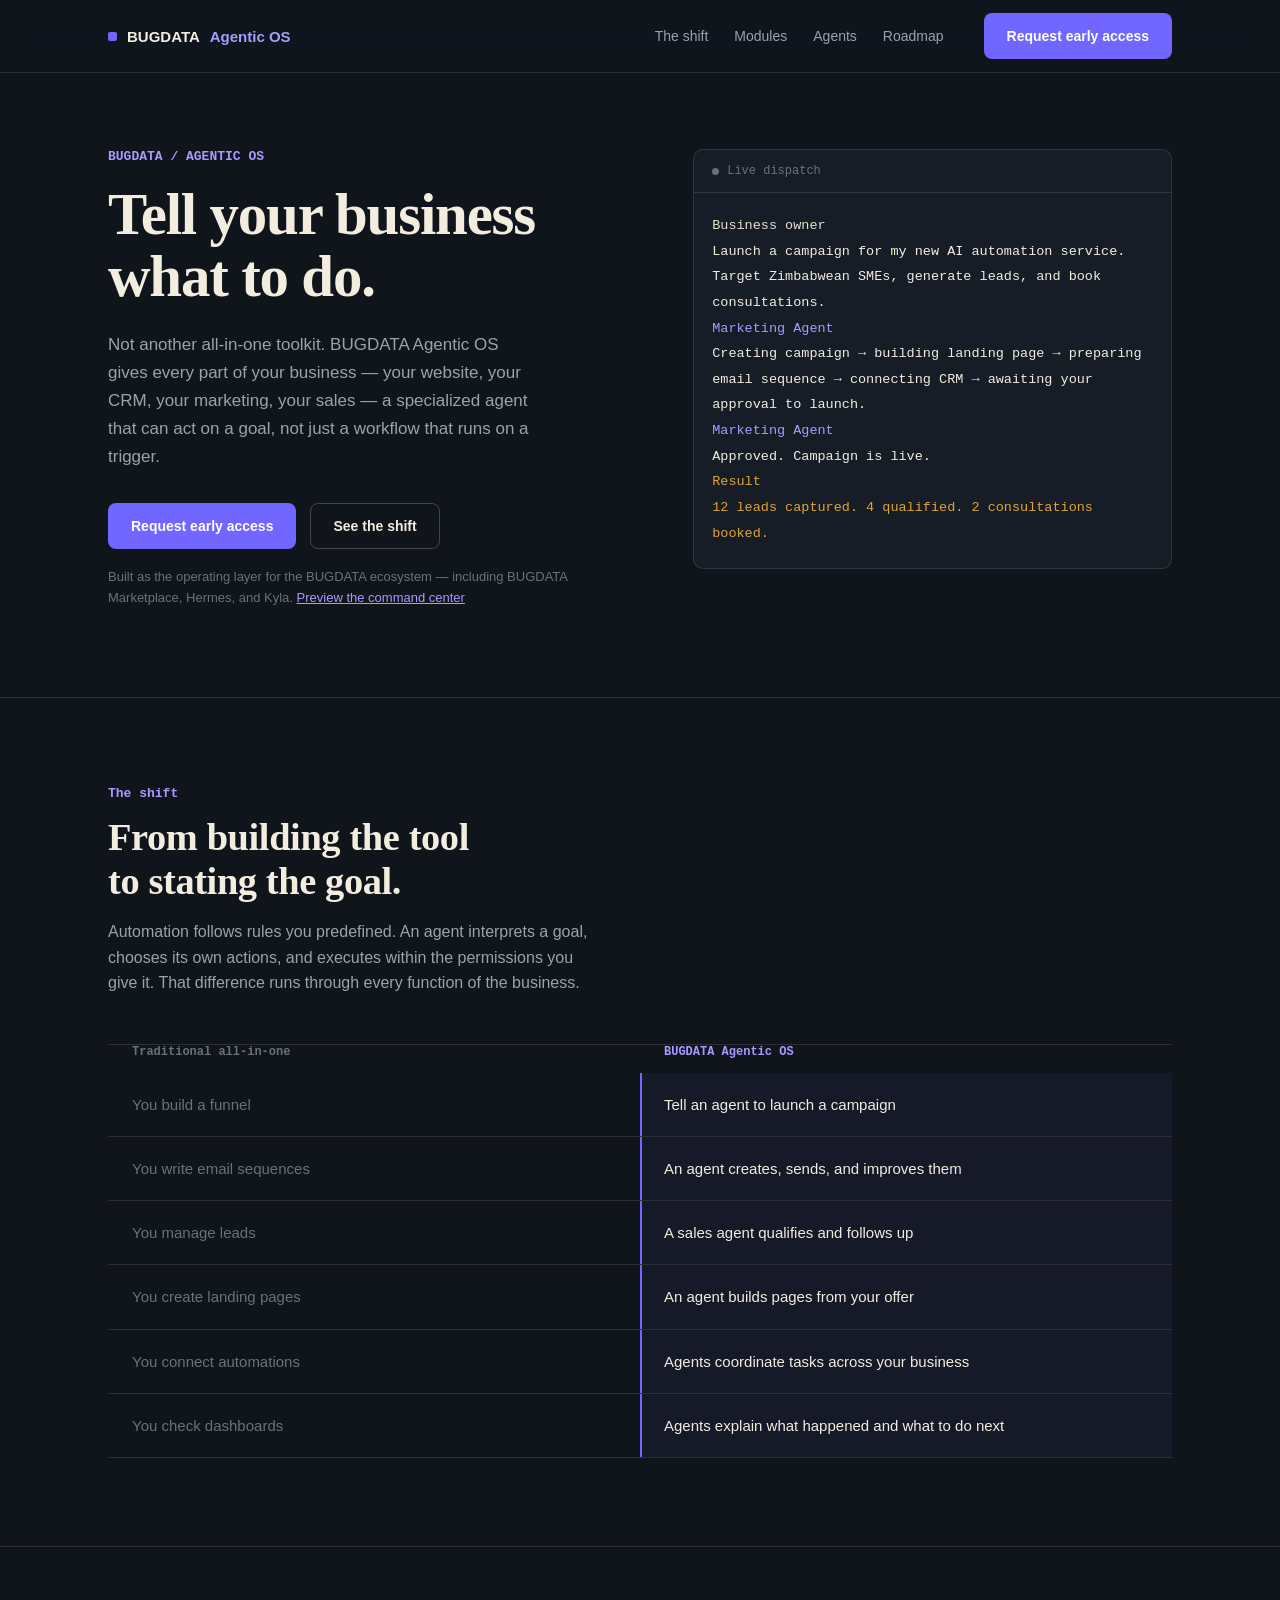
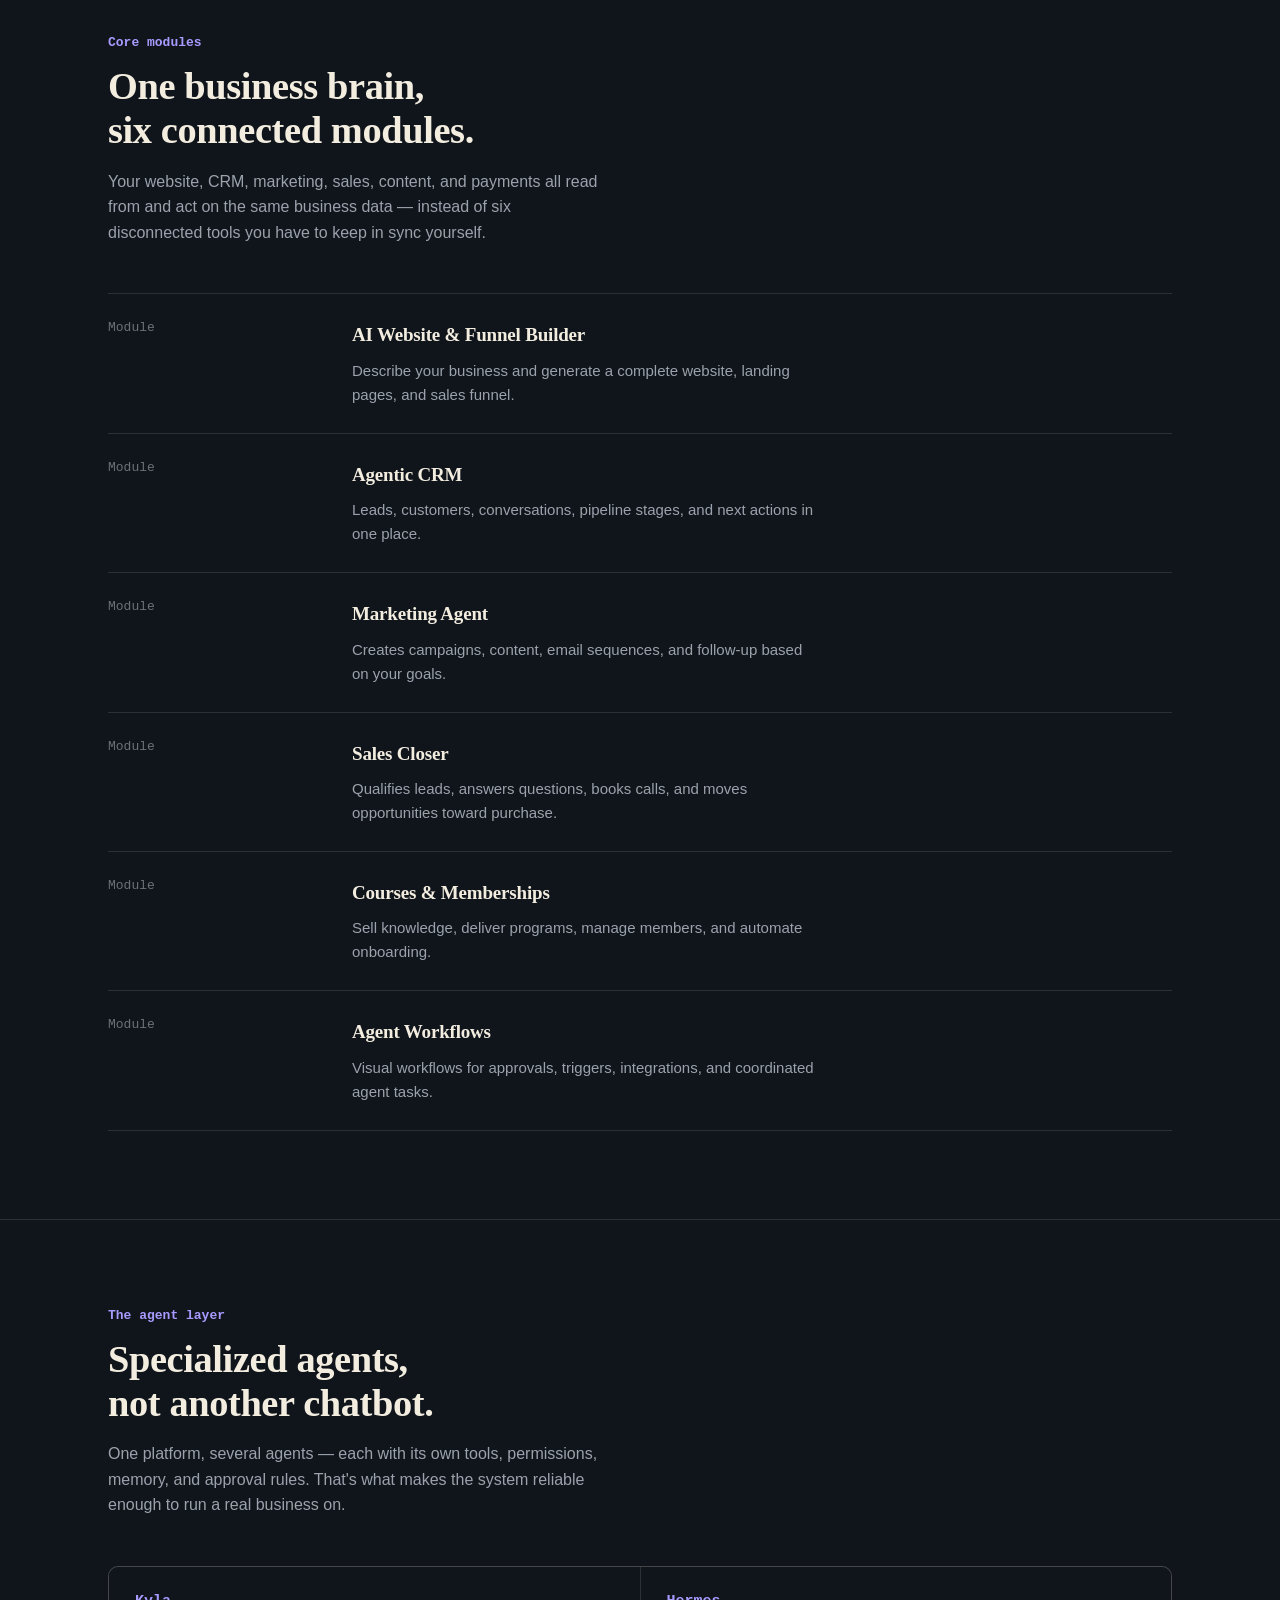
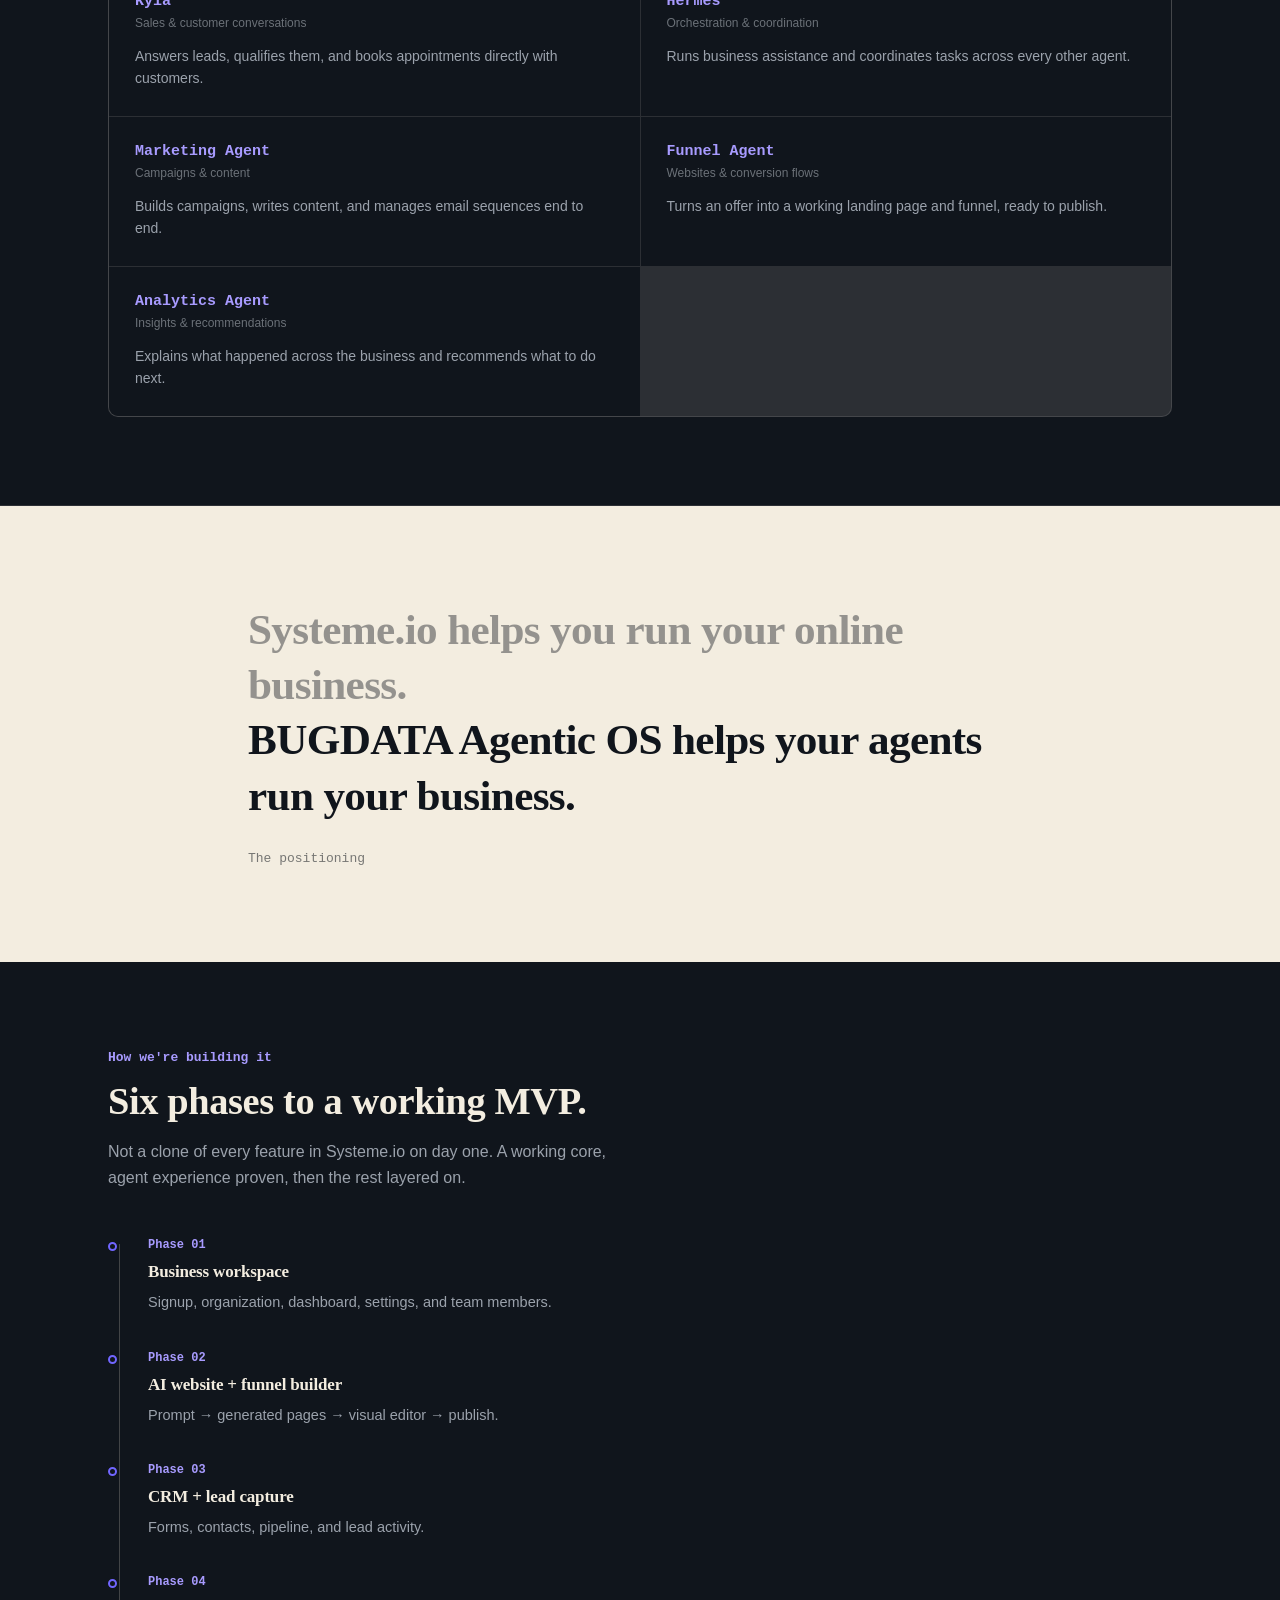
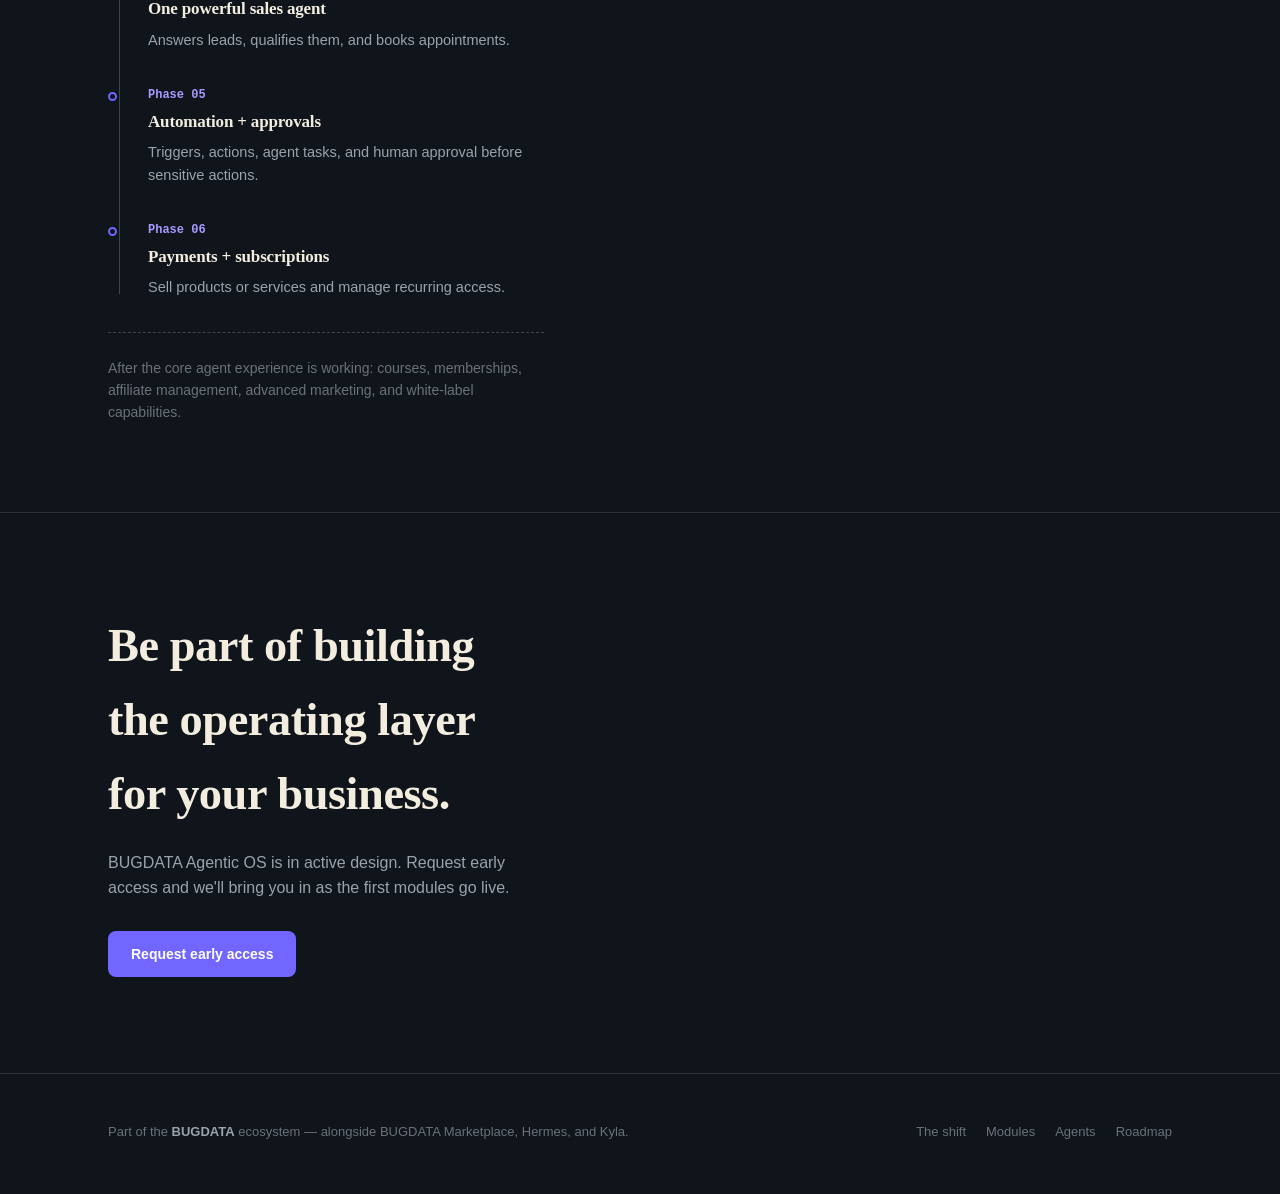
<file: index.html>
<!DOCTYPE html>
<html lang="en">
<head>
<meta charset="UTF-8" />
<meta name="viewport" content="width=device-width, initial-scale=1.0" />
<title>BUGDATA Agentic OS — The operating system for businesses in the agentic era</title>
<meta name="description" content="Stop building funnels and workflows by hand. Tell your business what to do, and specialized agents handle your website, CRM, marketing, and sales." />
<meta name="theme-color" content="#10151c" />
<meta http-equiv="Content-Security-Policy" content="default-src 'self'; script-src 'self'; style-src 'self' 'unsafe-inline' https://fonts.googleapis.com; font-src https://fonts.gstatic.com; img-src 'self' data:; connect-src 'self' https://winning-repository-lucky-specialist.trycloudflare.com; base-uri 'self'; form-action 'self'; frame-ancestors 'none'; object-src 'none'; upgrade-insecure-requests" />
<meta http-equiv="Referrer-Policy" content="strict-origin-when-cross-origin" />
<meta http-equiv="X-Content-Type-Options" content="nosniff" />
<link rel="icon" href="data:image/svg+xml,%3Csvg xmlns='http://www.w3.org/2000/svg' viewBox='0 0 32 32'%3E%3Crect x='7' y='7' width='18' height='18' rx='3' fill='%237166ff'/%3E%3C/svg%3E" />
<link rel="preconnect" href="https://fonts.googleapis.com">
<link rel="preconnect" href="https://fonts.gstatic.com" crossorigin>
<link href="https://fonts.googleapis.com/css2?family=Fraunces:opsz,wght@9..144,500;9..144,600;9..144,700&family=IBM+Plex+Sans:wght@400;500;600;700&family=IBM+Plex+Mono:wght@400;500;600&display=swap" rel="stylesheet">
<link rel="stylesheet" href="./assets/style.css">
</head>
<body>
<a class="skip-link" href="#top">Skip to main content</a>

<header class="site-header">
  <div class="nav-inner wrap">
    <a href="#top" class="logo"><span class="mark" aria-hidden="true"></span>BUGDATA <b>Agentic OS</b></a>
    <nav class="primary-links" aria-label="Primary">
      <a href="#shift">The shift</a>
      <a href="#modules">Modules</a>
      <a href="#agents">Agents</a>
      <a href="#roadmap">Roadmap</a>
    </nav>
    <a href="#" class="btn btn-signal nav-cta open-access">Request early access</a>
    <button class="hamburger" id="hamburger" aria-label="Toggle menu" aria-expanded="false" aria-controls="mobile-menu"><span></span></button>
  </div>
</header>
<div class="mobile-menu" id="mobile-menu">
  <div class="mobile-menu-inner">
    <a class="mlink" href="#shift">The shift</a>
    <a class="mlink" href="#modules">Modules</a>
    <a class="mlink" href="#agents">Agents</a>
    <a class="mlink" href="#roadmap">Roadmap</a>
    <a href="#" class="btn btn-signal btn-block open-access">Request early access</a>
  </div>
</div>

<main id="top">

  <section class="hero">
    <div class="wrap hero-grid">
      <div>
        <div class="hero-label">BUGDATA / AGENTIC OS</div>
        <h1>Tell your business<br>what to do.</h1>
        <p class="hero-sub">Not another all-in-one toolkit. BUGDATA Agentic OS gives every part of your business — your website, your CRM, your marketing, your sales — a specialized agent that can act on a goal, not just a workflow that runs on a trigger.</p>
        <div class="hero-ctas">
          <a href="#" class="btn btn-signal open-access">Request early access</a>
          <a href="#shift" class="btn btn-ghost">See the shift</a>
        </div>
        <p class="hero-note">Built as the operating layer for the BUGDATA ecosystem — including BUGDATA Marketplace, Hermes, and Kyla. <a href="./dashboard.html" style="color:var(--signal-2)">Preview the command center</a></p>
      </div>

      <div class="dispatch" data-dispatch>
        <div class="dispatch-head"><span class="dispatch-dot" aria-hidden="true"></span> Live dispatch</div>
        <div class="dispatch-body" id="dispatch-body">
          <p class="dline owner"><span class="who">Business owner</span><br>Launch a campaign for my new AI automation service. Target Zimbabwean SMEs, generate leads, and book consultations.</p>
          <p class="dline agent"><span class="who">Marketing Agent</span><br>Creating campaign → building landing page → preparing email sequence → connecting CRM → awaiting your approval to launch.</p>
          <p class="dline agent"><span class="who">Marketing Agent</span><br>Approved. Campaign is live.</p>
          <p class="dline result"><span class="who">Result</span><br>12 leads captured. 4 qualified. 2 consultations booked.</p>
        </div>
      </div>
    </div>
  </section>

  <section class="section" id="shift">
    <div class="wrap">
      <div class="section-intro">
        <div class="section-tag">The shift</div>
        <h2>From building the tool<br>to stating the goal.</h2>
        <p class="section-desc">Automation follows rules you predefined. An agent interprets a goal, chooses its own actions, and executes within the permissions you give it. That difference runs through every function of the business.</p>
      </div>
      <div class="shift-table">
        <div class="shift-head"><span>Traditional all-in-one</span><span class="new-label">BUGDATA Agentic OS</span></div>
        <div class="shift-row"><div class="shift-cell old">You build a funnel</div><div class="shift-cell new">Tell an agent to launch a campaign</div></div>
        <div class="shift-row"><div class="shift-cell old">You write email sequences</div><div class="shift-cell new">An agent creates, sends, and improves them</div></div>
        <div class="shift-row"><div class="shift-cell old">You manage leads</div><div class="shift-cell new">A sales agent qualifies and follows up</div></div>
        <div class="shift-row"><div class="shift-cell old">You create landing pages</div><div class="shift-cell new">An agent builds pages from your offer</div></div>
        <div class="shift-row"><div class="shift-cell old">You connect automations</div><div class="shift-cell new">Agents coordinate tasks across your business</div></div>
        <div class="shift-row"><div class="shift-cell old">You check dashboards</div><div class="shift-cell new">Agents explain what happened and what to do next</div></div>
      </div>
    </div>
  </section>

  <section class="section" id="modules">
    <div class="wrap">
      <div class="section-intro">
        <div class="section-tag">Core modules</div>
        <h2>One business brain,<br>six connected modules.</h2>
        <p class="section-desc">Your website, CRM, marketing, sales, content, and payments all read from and act on the same business data — instead of six disconnected tools you have to keep in sync yourself.</p>
      </div>
      <div class="ledger">
        <div class="ledger-row"><div class="ledger-num">Module</div><div><h3>AI Website &amp; Funnel Builder</h3><p>Describe your business and generate a complete website, landing pages, and sales funnel.</p></div></div>
        <div class="ledger-row"><div class="ledger-num">Module</div><div><h3>Agentic CRM</h3><p>Leads, customers, conversations, pipeline stages, and next actions in one place.</p></div></div>
        <div class="ledger-row"><div class="ledger-num">Module</div><div><h3>Marketing Agent</h3><p>Creates campaigns, content, email sequences, and follow-up based on your goals.</p></div></div>
        <div class="ledger-row"><div class="ledger-num">Module</div><div><h3>Sales Closer</h3><p>Qualifies leads, answers questions, books calls, and moves opportunities toward purchase.</p></div></div>
        <div class="ledger-row"><div class="ledger-num">Module</div><div><h3>Courses &amp; Memberships</h3><p>Sell knowledge, deliver programs, manage members, and automate onboarding.</p></div></div>
        <div class="ledger-row"><div class="ledger-num">Module</div><div><h3>Agent Workflows</h3><p>Visual workflows for approvals, triggers, integrations, and coordinated agent tasks.</p></div></div>
      </div>
    </div>
  </section>

  <section class="section" id="agents">
    <div class="wrap">
      <div class="section-intro">
        <div class="section-tag">The agent layer</div>
        <h2>Specialized agents,<br>not another chatbot.</h2>
        <p class="section-desc">One platform, several agents — each with its own tools, permissions, memory, and approval rules. That's what makes the system reliable enough to run a real business on.</p>
      </div>
      <div class="roster">
        <div class="roster-card"><div class="roster-name">Kyla</div><div class="roster-role">Sales &amp; customer conversations</div><p class="roster-desc">Answers leads, qualifies them, and books appointments directly with customers.</p></div>
        <div class="roster-card"><div class="roster-name">Hermes</div><div class="roster-role">Orchestration &amp; coordination</div><p class="roster-desc">Runs business assistance and coordinates tasks across every other agent.</p></div>
        <div class="roster-card"><div class="roster-name">Marketing Agent</div><div class="roster-role">Campaigns &amp; content</div><p class="roster-desc">Builds campaigns, writes content, and manages email sequences end to end.</p></div>
        <div class="roster-card"><div class="roster-name">Funnel Agent</div><div class="roster-role">Websites &amp; conversion flows</div><p class="roster-desc">Turns an offer into a working landing page and funnel, ready to publish.</p></div>
        <div class="roster-card"><div class="roster-name">Analytics Agent</div><div class="roster-role">Insights &amp; recommendations</div><p class="roster-desc">Explains what happened across the business and recommends what to do next.</p></div>
      </div>
    </div>
  </section>

  <section class="manifesto">
    <div class="manifesto-inner">
      <p><span class="old">Systeme.io helps you run your online business.</span><br><span class="new">BUGDATA Agentic OS helps your agents run your business.</span></p>
      <div class="manifesto-foot">The positioning</div>
    </div>
  </section>

  <section class="section" id="roadmap">
    <div class="wrap">
      <div class="section-intro">
        <div class="section-tag">How we're building it</div>
        <h2>Six phases to a working MVP.</h2>
        <p class="section-desc">Not a clone of every feature in Systeme.io on day one. A working core, agent experience proven, then the rest layered on.</p>
      </div>
      <div class="roadmap">
        <div class="road-step"><div class="road-num">Phase 01</div><h3>Business workspace</h3><p>Signup, organization, dashboard, settings, and team members.</p></div>
        <div class="road-step"><div class="road-num">Phase 02</div><h3>AI website + funnel builder</h3><p>Prompt → generated pages → visual editor → publish.</p></div>
        <div class="road-step"><div class="road-num">Phase 03</div><h3>CRM + lead capture</h3><p>Forms, contacts, pipeline, and lead activity.</p></div>
        <div class="road-step"><div class="road-num">Phase 04</div><h3>One powerful sales agent</h3><p>Answers leads, qualifies them, and books appointments.</p></div>
        <div class="road-step"><div class="road-num">Phase 05</div><h3>Automation + approvals</h3><p>Triggers, actions, agent tasks, and human approval before sensitive actions.</p></div>
        <div class="road-step"><div class="road-num">Phase 06</div><h3>Payments + subscriptions</h3><p>Sell products or services and manage recurring access.</p></div>
      </div>
      <p class="road-later">After the core agent experience is working: courses, memberships, affiliate management, advanced marketing, and white-label capabilities.</p>
    </div>
  </section>

  <section class="final-cta">
    <div class="wrap">
      <h2>Be part of building the operating layer for your business.</h2>
      <p>BUGDATA Agentic OS is in active design. Request early access and we'll bring you in as the first modules go live.</p>
      <div class="hero-ctas">
        <a href="#" class="btn btn-signal open-access">Request early access</a>
      </div>
    </div>
  </section>

</main>

<footer>
  <div class="wrap footer-inner">
    <p class="footer-eco">Part of the <b>BUGDATA</b> ecosystem — alongside BUGDATA Marketplace, Hermes, and Kyla.</p>
    <div class="footer-links">
      <a href="#shift">The shift</a>
      <a href="#modules">Modules</a>
      <a href="#agents">Agents</a>
      <a href="#roadmap">Roadmap</a>
    </div>
  </div>
</footer>

<div class="modal-overlay" id="access-modal" aria-hidden="true">
  <div class="modal-box" role="dialog" aria-modal="true" aria-labelledby="access-modal-title" tabindex="-1">
    <button class="modal-close" id="modal-close" aria-label="Close">✕</button>
    <div id="modal-form-view">
      <h3 id="access-modal-title">Request early access</h3>
      <p class="mhint">Tell us where to reach you — we'll follow up as modules go live.</p>
      <form id="access-form">
        <div class="field"><label for="af-name">Full name</label><input id="af-name" type="text" required autocomplete="name" /></div>
        <div class="field"><label for="af-business">Business name</label><input id="af-business" type="text" required autocomplete="organization" /></div>
        <div class="field"><label for="af-email">Email</label><input id="af-email" type="email" required autocomplete="email" /></div>
        <p class="form-feedback" id="access-feedback" role="alert"></p>
        <div class="modal-actions"><button type="submit" class="btn btn-signal btn-block">Request access</button></div>
      </form>
    </div>
    <div id="modal-success-view" class="modal-success" style="display:none;">
      <div class="check" aria-hidden="true">✓</div>
      <h3>You're on the list.</h3>
      <p class="mhint">We'll reach out as the first modules go live.</p>
      <button class="btn btn-ghost btn-block" id="modal-done">Done</button>
    </div>
  </div>
</div>

<script src="./assets/main.js" defer></script>
</body>
</html>
</file>
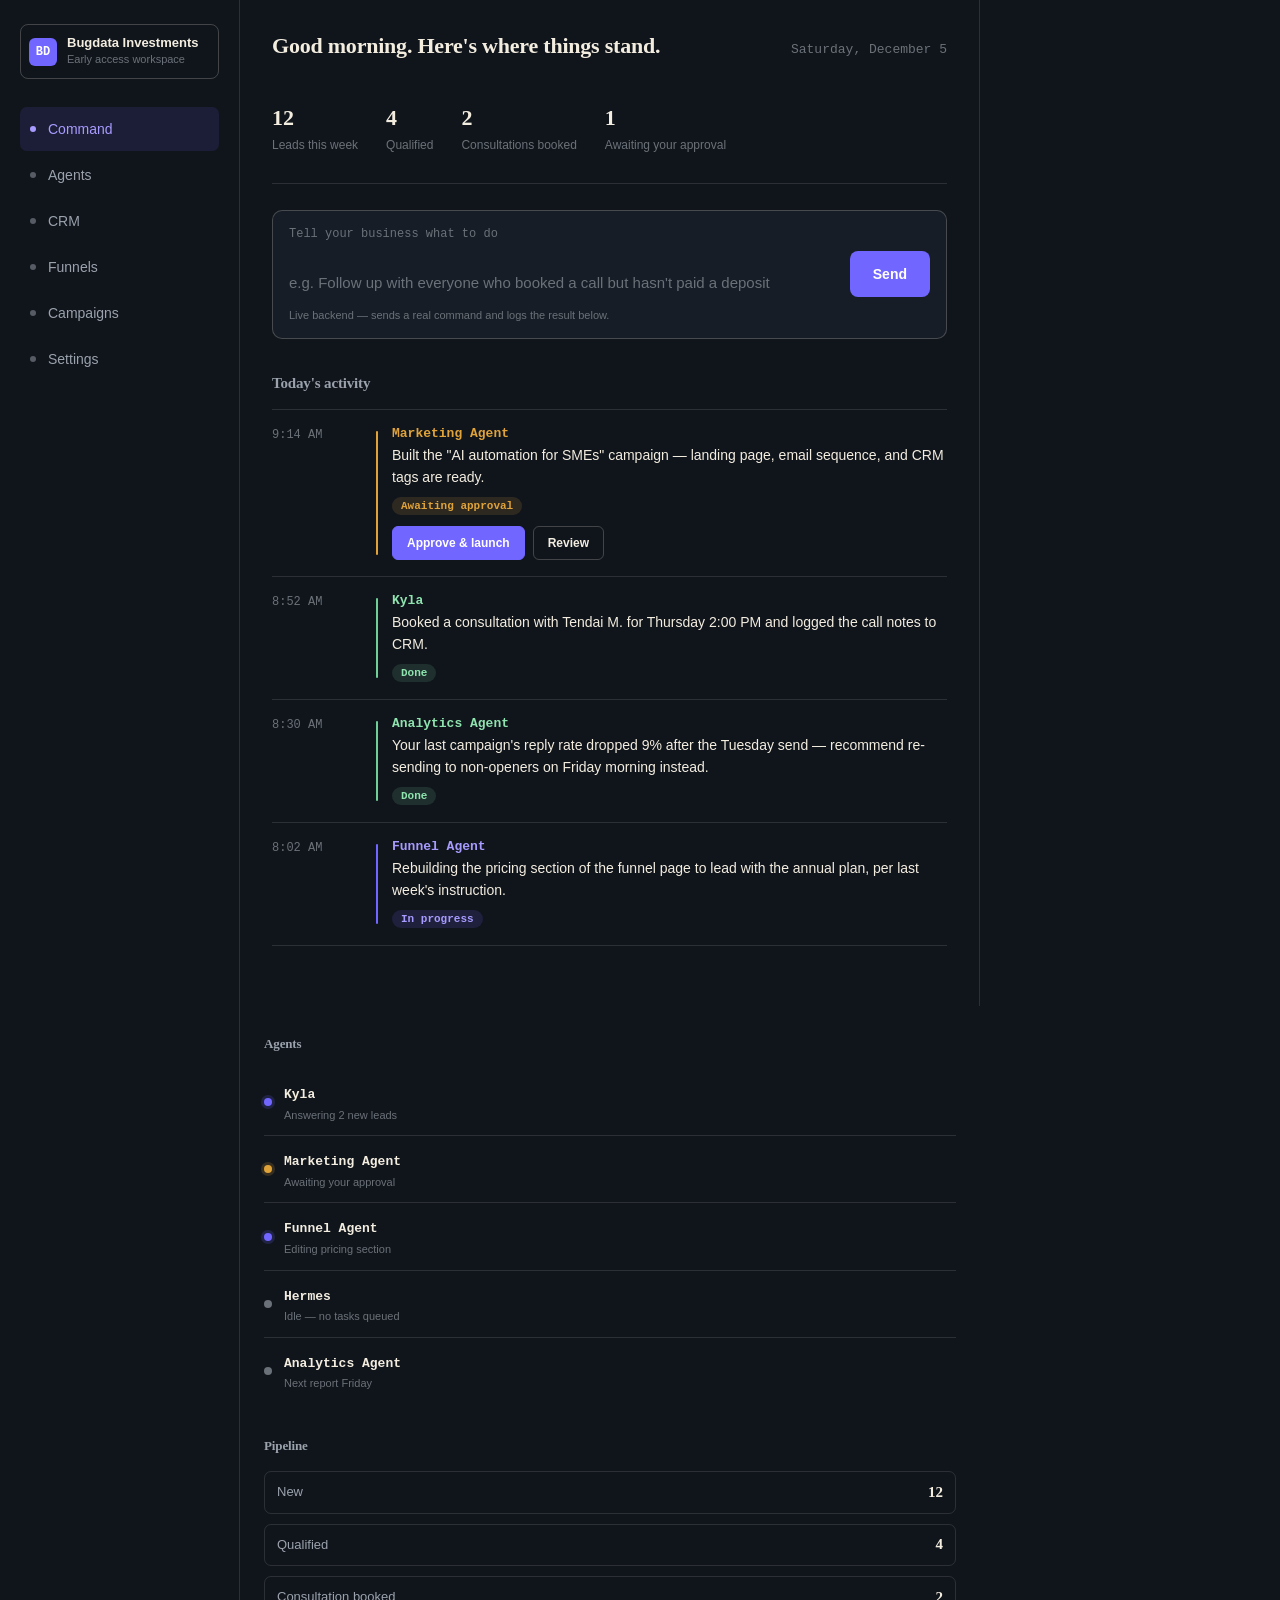
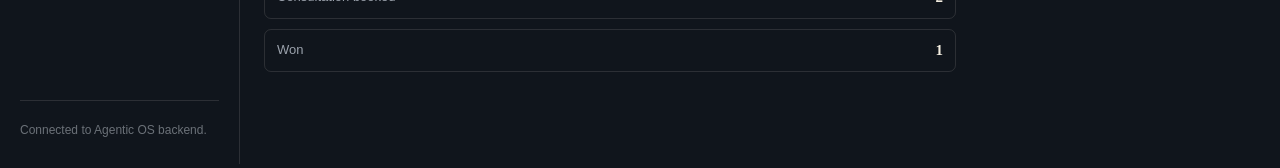
<file: dashboard.html>
<!DOCTYPE html>
<html lang="en">
<head>
<meta charset="UTF-8" />
<meta name="viewport" content="width=device-width, initial-scale=1.0" />
<title>Command — BUGDATA Agentic OS</title>
<meta name="description" content="The BUGDATA Agentic OS command center: tell your business what to do, watch your agents act on it." />
<meta name="theme-color" content="#10151c" />
<meta http-equiv="Content-Security-Policy" content="default-src 'self'; script-src 'self'; style-src 'self' 'unsafe-inline' https://fonts.googleapis.com; font-src https://fonts.gstatic.com; img-src 'self' data:; connect-src 'self' https://winning-repository-lucky-specialist.trycloudflare.com; base-uri 'self'; form-action 'self'; frame-ancestors 'none'; object-src 'none'; upgrade-insecure-requests" />
<meta http-equiv="Referrer-Policy" content="strict-origin-when-cross-origin" />
<meta http-equiv="X-Content-Type-Options" content="nosniff" />
<meta name="robots" content="noindex, nofollow" />
<link rel="icon" href="data:image/svg+xml,%3Csvg xmlns='http://www.w3.org/2000/svg' viewBox='0 0 32 32'%3E%3Crect x='7' y='7' width='18' height='18' rx='3' fill='%237166ff'/%3E%3C/svg%3E" />
<link rel="preconnect" href="https://fonts.googleapis.com">
<link rel="preconnect" href="https://fonts.gstatic.com" crossorigin>
<link href="https://fonts.googleapis.com/css2?family=Fraunces:opsz,wght@9..144,500;9..144,600;9..144,700&family=IBM+Plex+Sans:wght@400;500;600;700&family=IBM+Plex+Mono:wght@400;500;600&display=swap" rel="stylesheet">
<link rel="stylesheet" href="./assets/style.css">
<link rel="stylesheet" href="./assets/dashboard.css">
</head>
<body>
<a class="skip-link" href="#main">Skip to main content</a>

<div class="app-topbar">
  <a href="./index.html" class="logo"><span class="mark" aria-hidden="true"></span>BUGDATA <b>Agentic OS</b></a>
  <button class="hamburger" id="hamburger" aria-label="Toggle menu" aria-expanded="false" aria-controls="mobile-nav-menu"><span></span></button>
</div>
<div class="mobile-menu" id="mobile-nav-menu">
  <div class="mobile-menu-inner">
    <a class="mlink" href="#section-command" class="active">Command</a>
    <a class="mlink" href="#section-agents">Agents</a>
    <a class="mlink" href="#section-crm">CRM</a>
    <a class="mlink" href="#section-funnels">Funnels</a>
    <a class="mlink" href="#section-campaigns">Campaigns</a>
    <a class="mlink" href="#section-settings">Settings</a>
  </div>
</div>

<div class="app-shell">
  <aside class="app-sidebar" aria-label="Workspace navigation">
    <div class="workspace-switch">
      <div class="workspace-mark" aria-hidden="true">BD</div>
      <div>
        <div class="workspace-name">Bugdata Investments</div>
        <div class="workspace-plan">Early access workspace</div>
      </div>
    </div>
    <nav class="app-nav" aria-label="Primary">
      <a href="#" class="active"><span class="dot" aria-hidden="true"></span>Command</a>
      <a href="#section-agents"><span class="dot" aria-hidden="true"></span>Agents</a>
      <a href="#section-crm"><span class="dot" aria-hidden="true"></span>CRM</a>
      <a href="#section-funnels"><span class="dot" aria-hidden="true"></span>Funnels</a>
      <a href="#section-campaigns"><span class="dot" aria-hidden="true"></span>Campaigns</a>
      <a href="#section-settings"><span class="dot" aria-hidden="true"></span>Settings</a>
    </nav>
    <div class="sidebar-foot">Connected to Agentic OS backend.</div>
  </aside>

  <section class="app-section" id="section-command">
    <main class="app-main" id="main">
      <div class="app-topline">
        <h1>Good morning. Here's where things stand.</h1>
        <span class="date" id="today-date"></span>
      </div>

    <div class="week-stats">
      <div class="week-stat"><b>12</b><span>Leads this week</span></div>
      <div class="week-stat"><b>4</b><span>Qualified</span></div>
      <div class="week-stat"><b>2</b><span>Consultations booked</span></div>
      <div class="week-stat"><b>1</b><span>Awaiting your approval</span></div>
    </div>

    <form class="composer" id="composer-form">
      <label for="composer-input">Tell your business what to do</label>
      <div class="composer-row">
        <textarea id="composer-input" rows="1" placeholder="e.g. Follow up with everyone who booked a call but hasn't paid a deposit"></textarea>
        <button type="submit" class="btn btn-signal">Send</button>
      </div>
      <p class="composer-hint">Live backend — sends a real command and logs the result below.</p>
    </form>

    <div class="feed-head">
      <h2>Today's activity</h2>
    </div>
    <div class="feed" id="activity-feed">
      <div class="feed-item approval">
        <div class="feed-time">9:14 AM</div>
        <div class="feed-body">
          <div class="feed-who">Marketing Agent</div>
          <p class="feed-text">Built the "AI automation for SMEs" campaign — landing page, email sequence, and CRM tags are ready.</p>
          <span class="feed-status">Awaiting approval</span>
          <div class="feed-actions"><button type="button" class="approve">Approve &amp; launch</button><button type="button">Review</button></div>
        </div>
      </div>
      <div class="feed-item done">
        <div class="feed-time">8:52 AM</div>
        <div class="feed-body">
          <div class="feed-who">Kyla</div>
          <p class="feed-text">Booked a consultation with Tendai M. for Thursday 2:00 PM and logged the call notes to CRM.</p>
          <span class="feed-status">Done</span>
        </div>
      </div>
      <div class="feed-item done">
        <div class="feed-time">8:30 AM</div>
        <div class="feed-body">
          <div class="feed-who">Analytics Agent</div>
          <p class="feed-text">Your last campaign's reply rate dropped 9% after the Tuesday send — recommend re-sending to non-openers on Friday morning instead.</p>
          <span class="feed-status">Done</span>
        </div>
      </div>
      <div class="feed-item working">
        <div class="feed-time">8:02 AM</div>
        <div class="feed-body">
          <div class="feed-who">Funnel Agent</div>
          <p class="feed-text">Rebuilding the pricing section of the funnel page to lead with the annual plan, per last week's instruction.</p>
          <span class="feed-status">In progress</span>
        </div>
      </div>
    </div>
  </main>

  <aside class="app-right" aria-label="Agents and pipeline">
    <div class="right-panel">
      <h2>Agents</h2>
      <div class="agent-status working"><span class="led" aria-hidden="true"></span><div><span class="name">Kyla</span><span class="state">Answering 2 new leads</span></div></div>
      <div class="agent-status approval"><span class="led" aria-hidden="true"></span><div><span class="name">Marketing Agent</span><span class="state">Awaiting your approval</span></div></div>
      <div class="agent-status working"><span class="led" aria-hidden="true"></span><div><span class="name">Funnel Agent</span><span class="state">Editing pricing section</span></div></div>
      <div class="agent-status idle"><span class="led" aria-hidden="true"></span><div><span class="name">Hermes</span><span class="state">Idle — no tasks queued</span></div></div>
      <div class="agent-status idle"><span class="led" aria-hidden="true"></span><div><span class="name">Analytics Agent</span><span class="state">Next report Friday</span></div></div>
    </div>

    <div class="right-panel">
      <h2>Pipeline</h2>
      <div class="pipeline-track">
        <div class="pipeline-stage"><span class="label">New</span><b>12</b></div>
        <div class="pipeline-stage"><span class="label">Qualified</span><b>4</b></div>
        <div class="pipeline-stage"><span class="label">Consultation booked</span><b>2</b></div>
        <div class="pipeline-stage"><span class="label">Won</span><b>1</b></div>
      </div>
    </div>
  </aside>
  </section>
</div>

<script src="./assets/dashboard-app.js?v=2?v=2" defer></script>

<section class="app-section" id="section-agents" style="display:none">
  <main class="app-main" id="main">
    <div class="app-topline">
      <h1>Agents</h1>
      <span class="date" id="today-date"></span>
    </div>
    <div class="week-stats">
      <div class="week-stat"><b>4</b><span>Active</span></div>
      <div class="week-stat"><b>1</b><span>Approval pending</span></div>
    </div>
    <p>Agent roster and task queue will appear here.</p>
  </main>
</section>

<section class="app-section" id="section-crm" style="display:none">
  <main class="app-main" id="main">
    <div class="app-topline">
      <h1>CRM</h1>
      <span class="date" id="today-date"></span>
    </div>
    <p>Contacts, pipeline, and WhatsApp identity routing will appear here.</p>
  </main>
</section>

<section class="app-section" id="section-funnels" style="display:none">
  <main class="app-main" id="main">
    <div class="app-topline">
      <h1>Funnels</h1>
      <span class="date" id="today-date"></span>
    </div>
    <p>Funnel status, PayNow links, and event leads will appear here.</p>
  </main>
</section>

<section class="app-section" id="section-campaigns" style="display:none">
  <main class="app-main" id="main">
    <div class="app-topline">
      <h1>Campaigns</h1>
      <span class="date" id="today-date"></span>
    </div>
    <p>Campaign performance, scheduling, and LinkedIn/Zernio posts will appear here.</p>
  </main>
</section>

<section class="app-section" id="section-settings" style="display:none">
  <main class="app-main" id="main">
    <div class="app-topline">
      <h1>Settings</h1>
      <span class="date" id="today-date"></span>
    </div>
    <p>API keys, tunnels, webhooks, and integration settings will appear here.</p>
  </main>
</section>

</body>
</html>
</file>
<file: assets/style.css>
/* BUGDATA Agentic OS — marketing site
   Design: ledger/dispatch aesthetic. Ink-navy base, paper-cream inverted
   panels, indigo as the "agent" signal color. Fraunces for authority,
   IBM Plex Sans for body, IBM Plex Mono used functionally for transcripts. */

:root{
  --ink:#10151c;
  --ink-2:#161d26;
  --ink-3:#1c2430;
  --paper:#f3ede0;
  --paper-2:#e9e1cf;
  --text:#f3ede0;
  --muted:#9ba2ac;
  --dim:#6b7178;
  --line:rgba(243,237,224,.12);
  --line-strong:rgba(243,237,224,.22);
  --line-paper:rgba(16,21,28,.14);
  --signal:#7166ff;
  --signal-2:#a89bff;
  --amber:#e0a339;
  --radius:10px;
  --ease:cubic-bezier(.22,1,.36,1);
  --max:1120px;
}

*,*:before,*:after{box-sizing:border-box}
html{scroll-behavior:smooth}
body{
  margin:0;
  background:var(--ink);
  color:var(--text);
  font:400 16px/1.6 'IBM Plex Sans',sans-serif;
  -webkit-font-smoothing:antialiased;
}
h1,h2,h3{
  font-family:'Fraunces',serif;
  font-weight:600;
  letter-spacing:-.01em;
  margin:0;
  color:var(--text);
}
p{margin:0}
a{color:inherit}
img{max-width:100%;display:block}
button{font-family:inherit}

.wrap{max-width:var(--max);margin:0 auto;padding:0 28px}

/* Accessibility baseline */
.skip-link{position:absolute;left:12px;top:-60px;z-index:100;background:var(--signal);color:#fff;font:700 13px 'IBM Plex Sans',sans-serif;padding:10px 16px;border-radius:8px;text-decoration:none;transition:top .2s}
.skip-link:focus{top:12px}
.visually-hidden{position:absolute;width:1px;height:1px;padding:0;margin:-1px;overflow:hidden;clip:rect(0,0,0,0);white-space:nowrap;border:0}
a:focus-visible,button:focus-visible,input:focus-visible,textarea:focus-visible,[tabindex]:focus-visible{
  outline:2px solid var(--signal-2);outline-offset:3px;border-radius:4px;
}
@media(prefers-reduced-motion:reduce){
  html{scroll-behavior:auto}
  *,*:before,*:after{transition-duration:.01ms!important;animation-duration:.01ms!important;animation-iteration-count:1!important}
}
@media(prefers-contrast:more){
  :root{--muted:#c7cbd1;--dim:#a7abb2;--line:rgba(243,237,224,.3)}
}

/* ---------- Header ---------- */
.site-header{position:sticky;top:0;z-index:40;background:rgba(16,21,28,.86);backdrop-filter:blur(10px);border-bottom:1px solid var(--line)}
.nav-inner{display:flex;align-items:center;gap:32px;height:72px}
.logo{display:flex;align-items:center;gap:10px;text-decoration:none;font:700 15px 'IBM Plex Sans',sans-serif;color:var(--text)}
.logo .mark{width:9px;height:9px;border-radius:2px;background:var(--signal);flex-shrink:0}
.logo b{color:var(--signal-2)}
.primary-links{display:flex;gap:26px;margin-left:auto}
.primary-links a{font:500 14px 'IBM Plex Sans',sans-serif;color:var(--muted);text-decoration:none;transition:color .15s}
.primary-links a:hover{color:var(--text)}
.nav-cta{margin-left:8px}
.hamburger{display:none;width:44px;height:44px;border:0;background:none;padding:0;flex-direction:column;align-items:center;justify-content:center;cursor:pointer}
.hamburger span,.hamburger:before,.hamburger:after{content:"";display:block;width:20px;height:1px;background:var(--text);margin:3px 0;transition:.2s}
.hamburger.open span{opacity:0}
.hamburger.open:before{transform:translateY(4px) rotate(45deg)}
.hamburger.open:after{transform:translateY(-4px) rotate(-45deg)}

.mobile-menu{position:fixed;inset:72px 0 0 0;background:var(--ink);z-index:39;transform:translateY(-8px);opacity:0;pointer-events:none;transition:opacity .22s var(--ease),transform .22s var(--ease);overflow-y:auto}
.mobile-menu.open{opacity:1;transform:translateY(0);pointer-events:auto}
.mobile-menu-inner{padding:20px 28px 40px;display:flex;flex-direction:column}
.mlink{color:var(--text);text-decoration:none;font:600 16px 'IBM Plex Sans',sans-serif;padding:14px 0;border-bottom:1px solid var(--line);min-height:44px;display:flex;align-items:center}
.mobile-menu .btn{margin-top:20px}

/* ---------- Buttons ---------- */
.btn{display:inline-flex;align-items:center;justify-content:center;gap:8px;min-height:46px;padding:0 22px;border-radius:8px;font:600 14px 'IBM Plex Sans',sans-serif;text-decoration:none;cursor:pointer;border:1px solid transparent;transition:transform .15s var(--ease),background .15s,border-color .15s}
.btn-signal{background:var(--signal);color:#fff}
.btn-signal:hover{background:#8078ff}
.btn-ghost{background:transparent;color:var(--text);border-color:var(--line-strong)}
.btn-ghost:hover{border-color:var(--signal-2);color:var(--signal-2)}
.btn-block{width:100%}

/* ---------- Hero ---------- */
.hero{padding:76px 0 88px;border-bottom:1px solid var(--line)}
.hero-grid{display:grid;grid-template-columns:1.05fr .95fr;gap:56px;align-items:start}
.hero-label{font:600 13px 'IBM Plex Mono',monospace;color:var(--signal-2);margin-bottom:20px}
.hero h1{font-size:clamp(2.4rem,4.6vw,3.7rem);line-height:1.06;letter-spacing:-.02em}
.hero-sub{margin-top:22px;max-width:46ch;color:var(--muted);font-size:17px;line-height:1.65}
.hero-ctas{display:flex;gap:14px;margin-top:32px;flex-wrap:wrap}
.hero-note{margin-top:18px;color:var(--dim);font-size:13px}

/* Dispatch transcript panel */
.dispatch{background:var(--ink-2);border:1px solid var(--line);border-radius:var(--radius);overflow:hidden}
.dispatch-head{display:flex;align-items:center;gap:8px;padding:14px 18px;border-bottom:1px solid var(--line);color:var(--dim);font:500 12px 'IBM Plex Mono',monospace}
.dispatch-dot{width:7px;height:7px;border-radius:50%;background:var(--dim)}
.dispatch-body{padding:20px 18px 22px;font-family:'IBM Plex Mono',monospace;font-size:13.5px;line-height:1.9;min-height:260px}
.dline{opacity:0;transform:translateY(4px);animation:dline-in .35s var(--ease) forwards}
@media(prefers-reduced-motion:reduce){.dline{opacity:1;transform:none;animation:none}}
@keyframes dline-in{to{opacity:1;transform:none}}
.dline .who{color:var(--dim)}
.dline.owner .who{color:var(--paper-2)}
.dline.agent .who{color:var(--signal-2)}
.dline.result{color:var(--amber)}
.dline.result .who{color:var(--amber)}

/* ---------- Section scaffolding ---------- */
.section{padding:88px 0;border-bottom:1px solid var(--line)}
.section:last-of-type{border-bottom:0}
.section-intro{max-width:640px;margin-bottom:48px}
.section-tag{font:600 13px 'IBM Plex Mono',monospace;color:var(--signal-2);margin-bottom:14px}
.section h2{font-size:clamp(1.8rem,3vw,2.5rem);line-height:1.15}
.section-desc{margin-top:16px;color:var(--muted);font-size:16px;max-width:56ch}

/* ---------- Shift comparison (old way / agentic way) ---------- */
.shift-table{border-top:1px solid var(--line)}
.shift-row{display:grid;grid-template-columns:1fr 1fr;border-bottom:1px solid var(--line)}
.shift-cell{padding:20px 24px;font-size:15px;line-height:1.55}
.shift-cell.old{color:var(--dim)}
.shift-cell.new{color:var(--text);position:relative;background:rgba(113,102,255,.05)}
.shift-cell.new:before{content:"";position:absolute;left:0;top:0;bottom:0;width:2px;background:var(--signal)}
.shift-head{display:grid;grid-template-columns:1fr 1fr}
.shift-head span{padding:0 24px 14px;font:600 12px 'IBM Plex Mono',monospace;color:var(--dim);text-transform:none}
.shift-head span.new-label{color:var(--signal-2)}

/* ---------- Module ledger ---------- */
.ledger{border-top:1px solid var(--line)}
.ledger-row{display:grid;grid-template-columns:220px 1fr;gap:24px;padding:26px 0;border-bottom:1px solid var(--line)}
.ledger-row h3{font-size:19px;font-weight:600}
.ledger-row p{color:var(--muted);font-size:15px;margin-top:8px;max-width:56ch}
.ledger-num{font:500 13px 'IBM Plex Mono',monospace;color:var(--dim)}

/* ---------- Agent roster ---------- */
.roster{display:grid;grid-template-columns:repeat(2,1fr);gap:1px;background:var(--line);border:1px solid var(--line);border-radius:var(--radius);overflow:hidden}
.roster-card{background:var(--ink);padding:26px}
.roster-name{font:700 15px 'IBM Plex Mono',monospace;color:var(--signal-2)}
.roster-role{color:var(--dim);font-size:12px;margin-top:4px;font-weight:500}
.roster-desc{margin-top:12px;color:var(--muted);font-size:14px;line-height:1.6}

/* ---------- Roadmap ---------- */
.roadmap{position:relative;padding-left:40px}
.roadmap:before{content:"";position:absolute;left:11px;top:6px;bottom:6px;width:1px;background:var(--line-strong)}
.road-step{position:relative;padding-bottom:36px}
.road-step:last-child{padding-bottom:0}
.road-step:before{content:"";position:absolute;left:-40px;top:4px;width:9px;height:9px;border-radius:50%;background:var(--ink);border:2px solid var(--signal)}
.road-num{font:600 12px 'IBM Plex Mono',monospace;color:var(--signal-2)}
.road-step h3{font-size:17px;margin-top:6px;font-weight:600}
.road-step p{color:var(--muted);font-size:14.5px;margin-top:6px;max-width:52ch}
.road-later{margin-top:32px;padding-top:24px;border-top:1px dashed var(--line-strong);color:var(--dim);font-size:14px;max-width:56ch}

/* ---------- Manifesto pull-quote (the one bold moment) ---------- */
.manifesto{background:var(--paper);color:var(--ink)}
.manifesto-inner{padding:96px 28px;max-width:840px;margin:0 auto;text-align:left}
.manifesto p{font-family:'Fraunces',serif;font-weight:600;font-size:clamp(1.7rem,4vw,2.7rem);line-height:1.28;letter-spacing:-.015em}
.manifesto .old{color:rgba(16,21,28,.42)}
.manifesto .new{color:var(--ink)}
.manifesto-foot{margin-top:28px;font:500 13px 'IBM Plex Mono',monospace;color:rgba(16,21,28,.55)}

/* ---------- Final CTA ---------- */
.final-cta{padding:96px 0;text-align:left}
.final-cta h2{font-size:clamp(2rem,4vw,2.9rem);max-width:16ch}
.final-cta p{color:var(--muted);margin-top:18px;max-width:50ch;font-size:16px}
.final-cta .hero-ctas{margin-top:30px}

/* ---------- Footer ---------- */
footer{padding:48px 0;border-top:1px solid var(--line)}
.footer-inner{display:flex;justify-content:space-between;align-items:center;flex-wrap:wrap;gap:16px}
.footer-eco{color:var(--dim);font-size:13px}
.footer-eco b{color:var(--muted);font-weight:600}
.footer-links{display:flex;gap:20px}
.footer-links a{color:var(--dim);font-size:13px;text-decoration:none}
.footer-links a:hover{color:var(--muted)}

/* ---------- Modal (Request early access) ---------- */
.modal-overlay{position:fixed;inset:0;background:rgba(10,13,17,.7);display:flex;align-items:center;justify-content:center;padding:20px;z-index:60;opacity:0;pointer-events:none;transition:opacity .2s}
.modal-overlay.open{opacity:1;pointer-events:auto}
.modal-box{background:var(--ink-3);border:1px solid var(--line-strong);border-radius:var(--radius);width:100%;max-width:440px;padding:32px 28px;position:relative}
.modal-close{position:absolute;right:8px;top:8px;width:44px;height:44px;border:0;background:none;color:var(--dim);font-size:16px;cursor:pointer;border-radius:50%}
.modal-close:hover{color:var(--text);background:rgba(255,255,255,.06)}
.modal-box h3{font-size:22px}
.modal-box .mhint{color:var(--muted);font-size:14px;margin-top:10px}
.field{margin-top:18px}
.field label{display:block;font-size:12px;color:var(--muted);margin-bottom:6px}
.field input{width:100%;height:46px;border-radius:7px;border:1px solid var(--line-strong);background:var(--ink);color:var(--text);padding:0 14px;font:500 14px 'IBM Plex Sans',sans-serif;outline:0}
.field input:focus{border-color:var(--signal)}
.form-feedback{color:#f87171;font-size:13px;min-height:16px;margin-top:14px}
.modal-actions{margin-top:22px}
.modal-success{text-align:center}
.modal-success .check{width:44px;height:44px;border-radius:50%;background:rgba(113,102,255,.15);color:var(--signal-2);display:flex;align-items:center;justify-content:center;margin:0 auto 16px;font-size:20px}

/* ---------- Responsive ---------- */
@media(max-width:900px){
  .primary-links{display:none}
  .nav-cta{display:none}
  .hamburger{display:flex}
  .hero-grid{grid-template-columns:1fr;gap:40px}
  .roster{grid-template-columns:1fr}
  .shift-row,.shift-head{grid-template-columns:1fr}
  .shift-cell.old{border-bottom:1px dashed var(--line)}
  .ledger-row{grid-template-columns:1fr;gap:8px}
}
@media(max-width:640px){
  .wrap{padding:0 20px}
  .hero{padding:52px 0 64px}
  .section{padding:64px 0}
  .manifesto-inner{padding:64px 20px}
  .final-cta{padding:64px 0}
  .nav-inner{height:64px}
  .mobile-menu{top:64px;inset:64px 0 0 0}
}
</file>
<file: assets/dashboard.css>
/* BUGDATA Agentic OS — dashboard ("the command center")
   Reuses the tokens and type system from style.css. This file only adds
   the app-shell layout: sidebar, composer, activity ledger, agent roster,
   and pipeline tracker. */

.app-shell{display:grid;grid-template-columns:240px 1fr 300px;min-height:100vh}

/* ---------- Sidebar ---------- */
.app-sidebar{border-right:1px solid var(--line);padding:24px 20px;display:flex;flex-direction:column}
.workspace-switch{display:flex;align-items:center;gap:10px;padding:10px 8px;border-radius:8px;border:1px solid var(--line-strong);margin-bottom:28px}
.workspace-mark{width:28px;height:28px;border-radius:6px;background:var(--signal);flex-shrink:0;display:flex;align-items:center;justify-content:center;color:#fff;font:700 12px 'IBM Plex Mono',monospace}
.workspace-name{font:600 13px 'IBM Plex Sans',sans-serif;line-height:1.2}
.workspace-plan{color:var(--dim);font-size:11px}
.app-nav{display:flex;flex-direction:column;gap:2px}
.app-nav a{display:flex;align-items:center;gap:12px;padding:10px 10px;border-radius:7px;color:var(--muted);text-decoration:none;font:500 14px 'IBM Plex Sans',sans-serif;min-height:44px}
.app-nav a .dot{width:6px;height:6px;border-radius:50%;background:currentColor;opacity:.5;flex-shrink:0}
.app-nav a:hover{background:var(--ink-2);color:var(--text)}
.app-nav a.active{background:rgba(113,102,255,.12);color:var(--signal-2)}
.app-nav a.active .dot{opacity:1}
.sidebar-foot{margin-top:auto;padding-top:20px;border-top:1px solid var(--line);color:var(--dim);font-size:12px}

/* ---------- Main column ---------- */
.app-main{padding:28px 32px 60px;border-right:1px solid var(--line);min-width:0}
.app-topline{display:flex;justify-content:space-between;align-items:baseline;flex-wrap:wrap;gap:8px;margin-bottom:24px}
.app-topline h1{font-size:22px;font-weight:600}
.app-topline .date{color:var(--dim);font:500 13px 'IBM Plex Mono',monospace}

.week-stats{display:flex;gap:28px;flex-wrap:wrap;padding:18px 0 26px;border-bottom:1px solid var(--line);margin-bottom:26px}
.week-stat b{display:block;font:600 22px 'Fraunces',serif;color:var(--text)}
.week-stat span{color:var(--dim);font-size:12px}

/* Composer */
.composer{border:1px solid var(--line-strong);border-radius:var(--radius);padding:16px 16px 14px;margin-bottom:32px;background:var(--ink-2)}
.composer label{display:block;color:var(--dim);font:500 12px 'IBM Plex Mono',monospace;margin-bottom:10px}
.composer-row{display:flex;gap:10px;align-items:flex-end}
.composer textarea{flex:1;background:transparent;border:0;resize:none;color:var(--text);font:500 15px 'IBM Plex Sans',sans-serif;min-height:26px;max-height:120px;outline:0;padding:6px 0}
.composer textarea::placeholder{color:var(--dim)}
.composer .btn{flex-shrink:0}
.composer-hint{color:var(--dim);font-size:11px;margin-top:10px}

/* Activity ledger */
.feed-head{display:flex;justify-content:space-between;align-items:center;margin-bottom:14px}
.feed-head h2{font-size:15px;font-weight:600;color:var(--muted);text-transform:none}
.feed{border-top:1px solid var(--line)}
.feed-item{display:grid;grid-template-columns:88px 1fr;gap:16px;padding:16px 0;border-bottom:1px solid var(--line)}
.feed-time{color:var(--dim);font:500 12px 'IBM Plex Mono',monospace;padding-top:2px}
.feed-body{position:relative;padding-left:16px}
.feed-body:before{content:"";position:absolute;left:0;top:5px;bottom:5px;width:2px;border-radius:2px}
.feed-item.done .feed-body:before{background:#6fcf97}
.feed-item.working .feed-body:before{background:var(--signal)}
.feed-item.approval .feed-body:before{background:var(--amber)}
.feed-who{font:700 13px 'IBM Plex Mono',monospace;color:var(--signal-2);margin-bottom:4px}
.feed-item.done .feed-who{color:#8fe3ae}
.feed-item.approval .feed-who{color:var(--amber)}
.feed-text{color:var(--text);font-size:14px;line-height:1.55}
.feed-status{display:inline-block;margin-top:8px;font:600 11px 'IBM Plex Mono',monospace;padding:3px 9px;border-radius:99px}
.feed-item.done .feed-status{background:rgba(111,207,151,.14);color:#8fe3ae}
.feed-item.working .feed-status{background:rgba(113,102,255,.14);color:var(--signal-2)}
.feed-item.approval .feed-status{background:rgba(224,163,57,.14);color:var(--amber)}
.feed-item.approval .feed-actions{margin-top:10px;display:flex;gap:8px}
.feed-item.approval .feed-actions button{min-height:34px;padding:0 14px;border-radius:6px;font:600 12px 'IBM Plex Sans',sans-serif;cursor:pointer;border:1px solid var(--line-strong);background:transparent;color:var(--text)}
.feed-item.approval .feed-actions button.approve{background:var(--signal);border-color:var(--signal);color:#fff}

/* ---------- Right column ---------- */
.app-right{padding:28px 24px 60px}
.right-panel{margin-bottom:32px}
.right-panel h2{font-size:13px;font-weight:600;color:var(--muted);margin-bottom:14px}

.agent-status{display:flex;align-items:center;gap:12px;padding:11px 0;border-bottom:1px solid var(--line)}
.agent-status:last-child{border-bottom:0}
.agent-status .led{width:8px;height:8px;border-radius:50%;flex-shrink:0}
.agent-status.idle .led{background:var(--dim)}
.agent-status.working .led{background:var(--signal);box-shadow:0 0 0 3px rgba(113,102,255,.18)}
.agent-status.approval .led{background:var(--amber);box-shadow:0 0 0 3px rgba(224,163,57,.18)}
.agent-status .name{font:600 13px 'IBM Plex Mono',monospace;color:var(--text)}
.agent-status .state{display:block;color:var(--dim);font-size:11px;margin-top:1px}

.pipeline-track{display:flex;flex-direction:column;gap:10px}
.pipeline-stage{display:flex;justify-content:space-between;align-items:center;padding:10px 12px;border:1px solid var(--line);border-radius:7px}
.pipeline-stage .label{font-size:13px;color:var(--muted)}
.pipeline-stage b{font:600 15px 'Fraunces',serif;color:var(--text)}

/* ---------- Mobile ---------- */
.app-topbar{display:none}
@media(max-width:1100px){
  .app-shell{grid-template-columns:1fr}
  .app-sidebar{display:none}
  .app-right{border-top:1px solid var(--line);padding-top:32px}
  .app-main{border-right:0;padding:20px 20px 40px}
  .app-topbar{display:flex;align-items:center;justify-content:space-between;padding:16px 20px;border-bottom:1px solid var(--line);position:sticky;top:0;background:rgba(16,21,28,.9);backdrop-filter:blur(10px);z-index:30}
  .feed-item{grid-template-columns:1fr}
  .feed-time{padding-top:0}
}
@media(max-width:560px){
  .week-stats{gap:20px}
  .composer-row{flex-direction:column;align-items:stretch}
  .composer .btn{width:100%}
}
</file>
